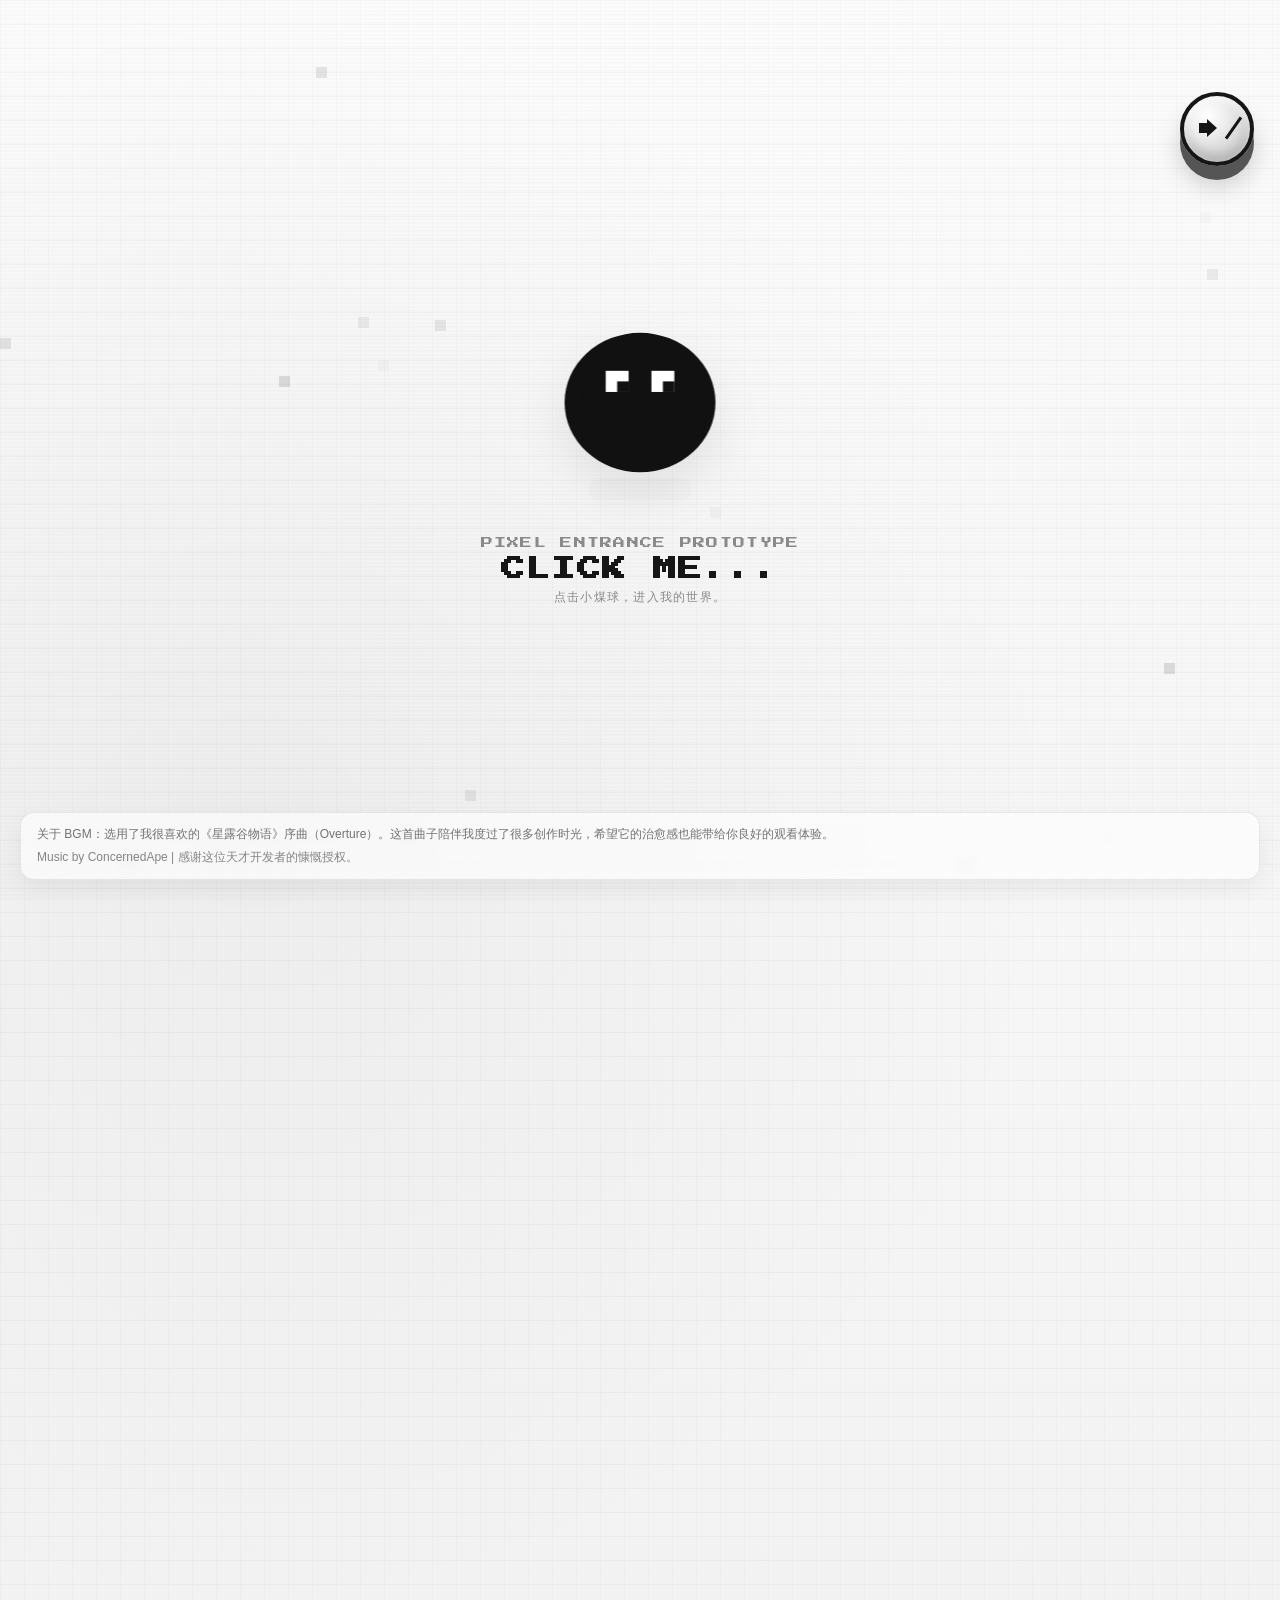
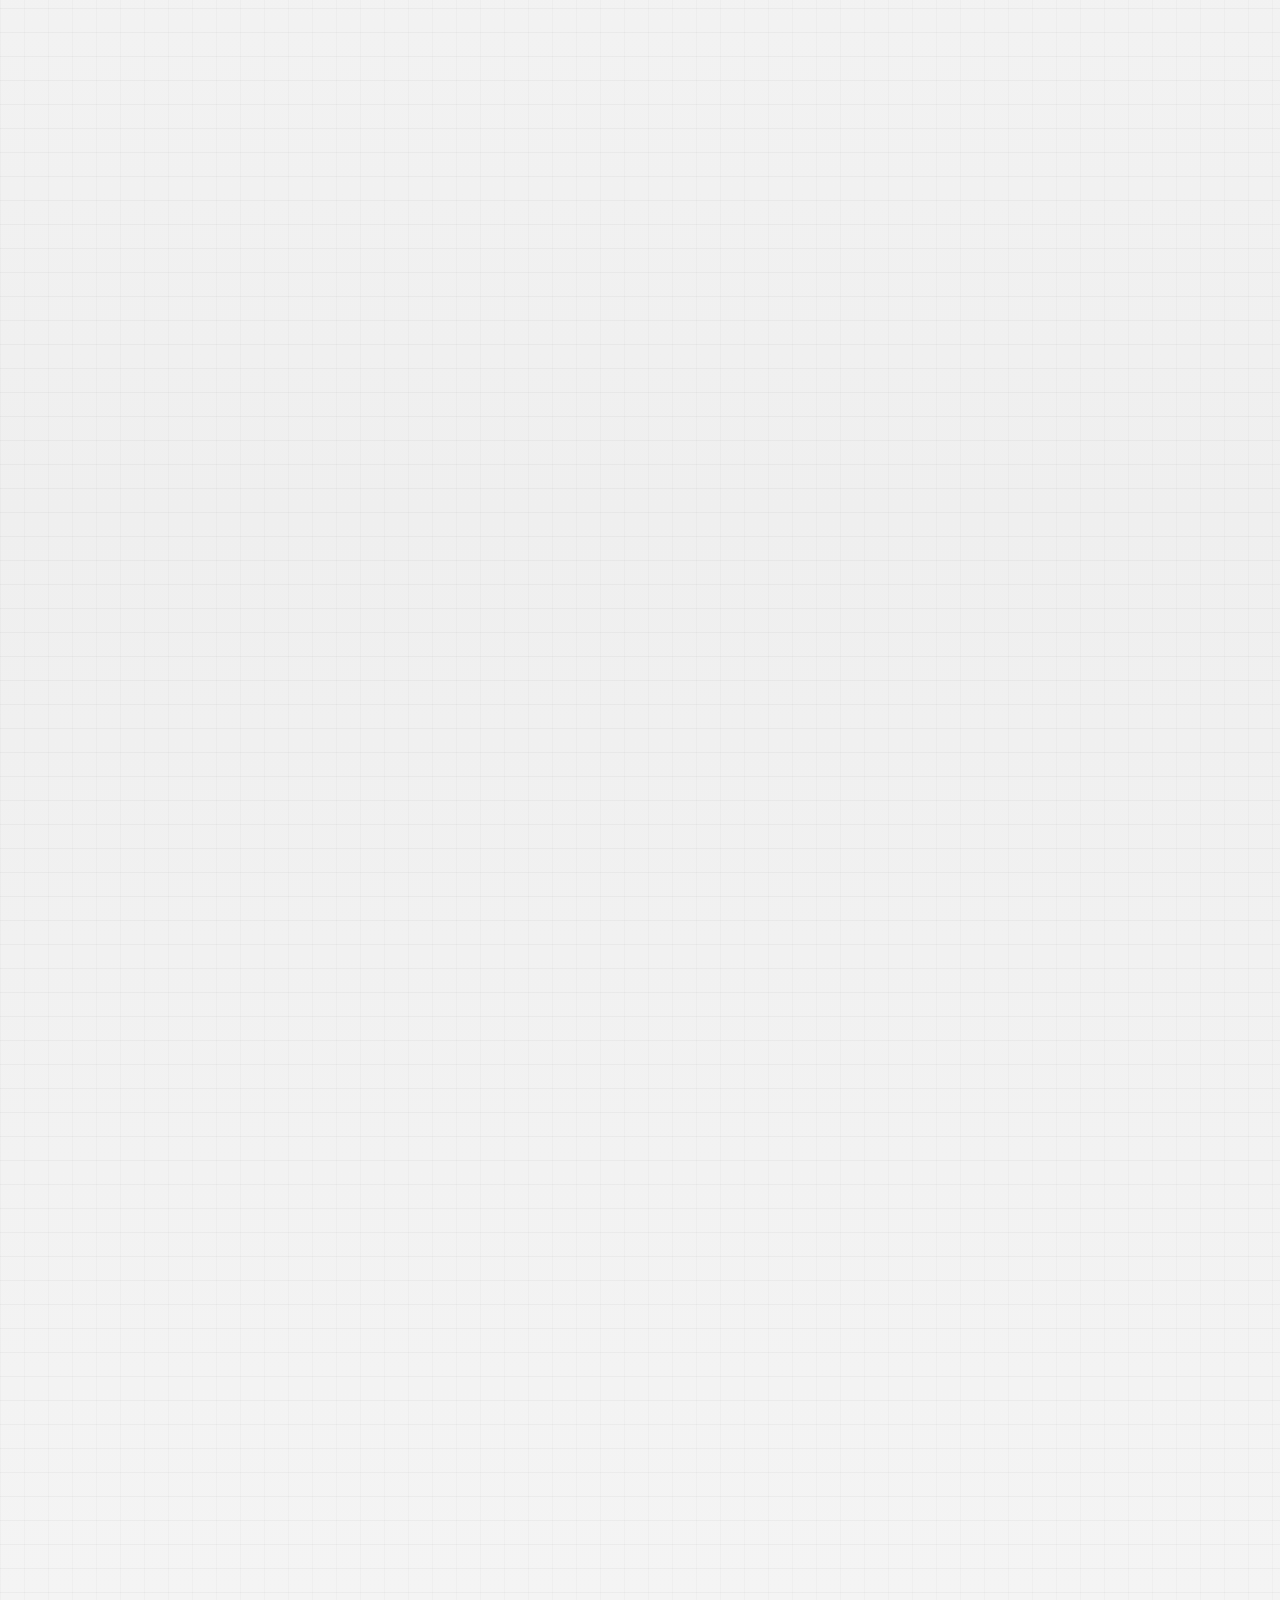
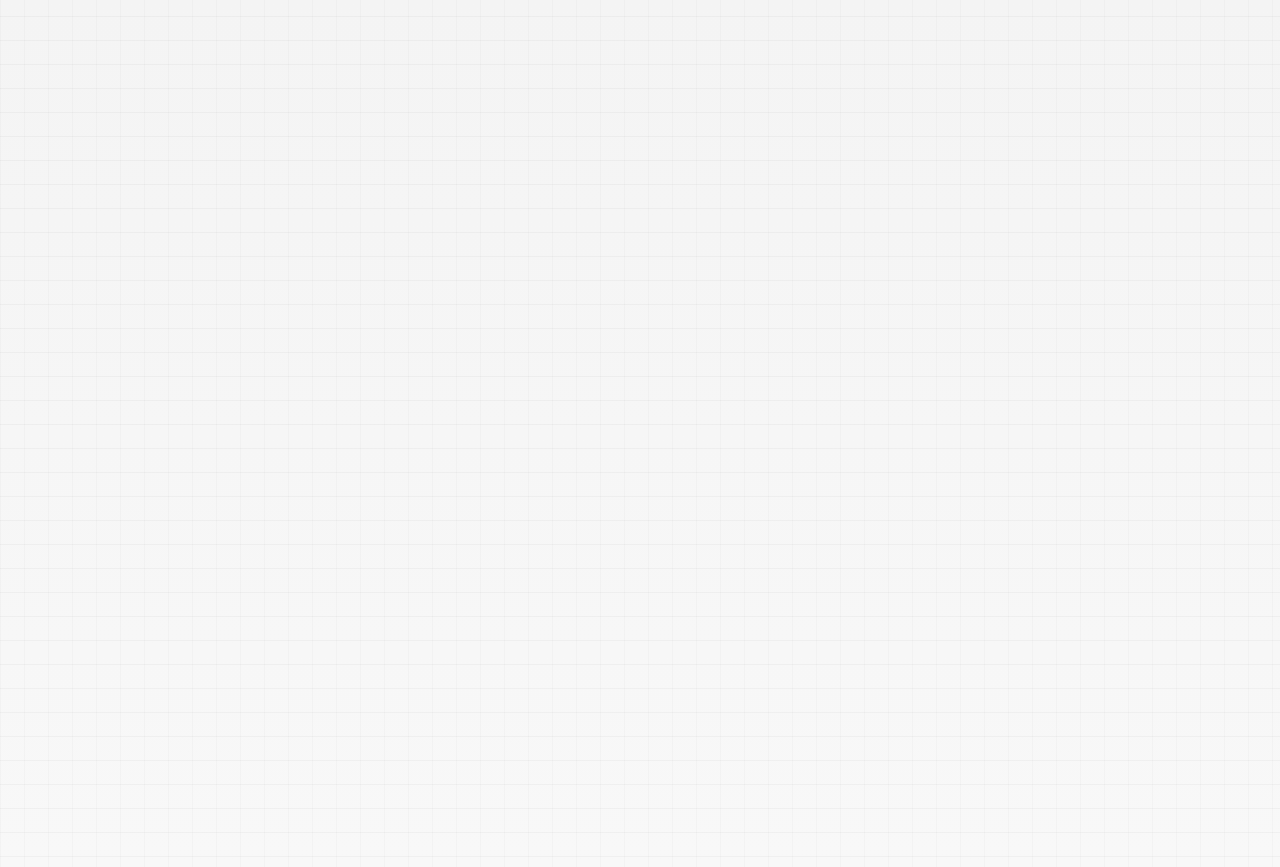
<file: index.html>
﻿<!DOCTYPE html>
<html lang="zh-CN">
<head>
  <meta charset="UTF-8">
  <meta name="viewport" content="width=device-width, initial-scale=1.0">
  <title>Wang Yihan Portfolio Prototype</title>
  <link rel="stylesheet" href="./styles.css">
</head>
<body class="lang-zh">
  <div class="page-shell">
    <canvas class="pixel-rain" id="pixelRain" aria-hidden="true"></canvas>
    <canvas class="particle-canvas" id="particleCanvas" aria-hidden="true"></canvas>
    <div class="grain" aria-hidden="true"></div>

    <div class="lang-toggle" id="langToggle">
      <button type="button" data-lang-btn="zh" class="is-active">CN</button>
      <button type="button" data-lang-btn="en">EN</button>
    </div>

    <button type="button" class="audio-toggle is-visible" id="audioToggle" aria-label="Toggle background music" title="Toggle background music">
      <span class="audio-toggle__icon" aria-hidden="true">
        <span class="audio-toggle__speaker"></span>
        <span class="audio-toggle__wave audio-toggle__wave--one"></span>
        <span class="audio-toggle__wave audio-toggle__wave--two"></span>
      </span>
    </button>

    <audio id="bgmAudio" loop preload="none"></audio>

    <aside class="bgm-credit">
      <p data-lang="zh">关于 BGM：选用了我很喜欢的《星露谷物语》序曲（Overture）。这首曲子陪伴我度过了很多创作时光，希望它的治愈感也能带给你良好的观看体验。</p>
      <p data-lang="en">About the BGM: I chose my favorite Stardew Valley track, Overture. It has accompanied many of my creative hours, and I hope its gentle feeling brings you a warm viewing experience too.</p>
      <p class="bgm-credit__note">Music by ConcernedApe | 感谢这位天才开发者的慷慨授权。</p>
    </aside>

    <section class="landing" id="landing">
      <div class="landing-card">
        <button class="sprite-button" id="spriteButton" type="button" aria-label="Enter portfolio">
          <div class="sprite-wrap">
            <div class="sprite-shadow" id="spriteShadow"></div>
            <svg class="pixel-sprite" id="pixelSprite" viewBox="0 0 16 16" aria-hidden="true">
              <circle cx="8" cy="8" r="6.6" fill="#111111"></circle>
              <rect x="4" y="3" width="1" height="1" fill="#111111"></rect>
              <rect x="11" y="4" width="1" height="1" fill="#111111"></rect>
              <rect x="2" y="7" width="1" height="1" fill="#111111"></rect>
              <rect x="13" y="8" width="1" height="1" fill="#111111"></rect>
              <rect x="5" y="5" width="2" height="2" fill="#ffffff" class="pixel-eye"></rect>
              <rect x="9" y="5" width="2" height="2" fill="#ffffff" class="pixel-eye"></rect>
              <rect x="6" y="6" width="1" height="1" fill="#111111"></rect>
              <rect x="10" y="6" width="1" height="1" fill="#111111"></rect>
            </svg>
          </div>
        </button>

        <div class="landing-text">
          <p class="landing-kicker">Pixel Entrance Prototype</p>
          <h1 class="landing-title">Click me<span>...</span></h1>
          <p class="landing-note">点击小煤球，进入我的世界。</p>
        </div>
      </div>
    </section>

    <main class="site-main" id="siteMain">
      <section class="hero">
        <div class="arcade-cabinet">
          <div class="cabinet-marquee">
            <span>WYH ARCADE PORTFOLIO</span>
          </div>

          <div class="cabinet-bezel">
            <div class="hero-panel">
              <div class="hero-copy">
                <span class="eyebrow" data-lang="zh">UI / 交互设计师</span>
                <span class="eyebrow" data-lang="en">UI / Interaction Designer</span>
                <h1 class="hero-title">
                  Wang<br>Yihan
                  <span class="ghost">Portfolio</span>
                </h1>
                <p class="hero-summary" data-lang="zh">专注于界面与交互体验，擅长用清晰的信息架构与克制的视觉系统，做出可落地的产品设计。</p>
                <p class="hero-summary" data-lang="en">UI and interaction designer focused on clarity, structure, and practical visual solutions.</p>
                <div class="hero-meta" data-lang-flex="zh">
                  <span class="meta-chip">南京 / Nanjing</span>
                  <span class="meta-chip">前 5%</span>
                  <span class="meta-chip">视觉 / 交互设计</span>
                </div>
                <div class="hero-meta" data-lang-flex="en">
                  <span class="meta-chip">Nanjing</span>
                  <span class="meta-chip">Top 5%</span>
                  <span class="meta-chip">Visual / Interaction Design</span>
                </div>
              </div>

              <aside class="hero-aside">
                <div class="info-card">
                  <h3>Contact</h3>
                  <p class="info-value">645510919@qq.com</p>
                  <p class="info-value">18134982073</p>
                </div>
                <div class="info-card">
                  <h3 data-lang="zh">Education</h3>
                  <h3 data-lang="en">Education</h3>
                  <p class="info-value" data-lang="zh">南京艺术学院 · 公共艺术本科</p>
                  <p class="info-value" data-lang="en">Nanjing University of the Arts · B.A. Public Art</p>
                </div>
                <div class="info-card">
                  <h3>Tools</h3>
                  <div class="tool-row" id="toolRow"></div>
                </div>
              </aside>
            </div>
          </div>

          <div class="cabinet-controls" aria-hidden="true">
            <div class="joystick">
              <span class="joystick-ball"></span>
              <span class="joystick-stick"></span>
              <span class="joystick-base"></span>
            </div>
            <div class="cabinet-buttons">
              <span class="cabinet-button"></span>
              <span class="cabinet-button"></span>
              <span class="cabinet-button"></span>
            </div>
          </div>

          <div class="cabinet-base"></div>
        </div>
      </section>

      <section class="section about-section">
        <div class="about-layout">
          <div class="about-rail">
            <aside class="about-sidebar">
              <div class="sticky-frame">
                <span class="section-index">01</span>
                <h2 class="section-title">About<br>& Experience</h2>
              </div>
            </aside>
          </div>

          <div class="about-cards">
            <div class="about-content">
              <div class="scroll-col" id="experienceCards"></div>
            </div>
          </div>
        </div>
      </section>

      <section class="section">
        <div class="project-area">
          <div class="project-header">
            <div class="project-copy">
              <span class="section-index">02</span>
              <h2 class="section-title">Selected<br>Projects</h2>
              <p class="section-copy" data-lang="zh">点击每一台小街机，查看我的作品集。</p>
              <p class="section-copy" data-lang="en">Click each mini arcade cabinet to explore my portfolio.</p>
            </div>
            <div class="meta-chip">Horizontal Gallery</div>
          </div>

          <div class="projects-gallery" id="projectsGallery"></div>
        </div>
      </section>

      <section class="section contact-section">
        <div class="contact-card">
          <span class="section-index">03</span>
          <h2 class="section-title">CONTACT<br>INFORMATION</h2>
          <p class="section-copy" data-lang="zh">请通过以下方式与我取得联系。</p>
          <p class="section-copy" data-lang="en">Please reach me through the contact details below.</p>
          <div class="contact-grid contact-grid--duo">
            <div class="contact-box">
              <span class="label">Email</span>
              <strong>645510919@qq.com</strong>
            </div>
            <div class="contact-box">
              <span class="label">TEL</span>
              <strong>18134982073</strong>
            </div>
          </div>
        </div>
      </section>
    </main>
  </div>

  <script src="./vendor/gsap/gsap.min.js" defer></script>
  <script src="./vendor/gsap/ScrollTrigger.min.js" defer></script>
  <script src="./portfolio-data.js" defer></script>
  <script src="./script.js" defer></script>
</body>
</html>
</file>
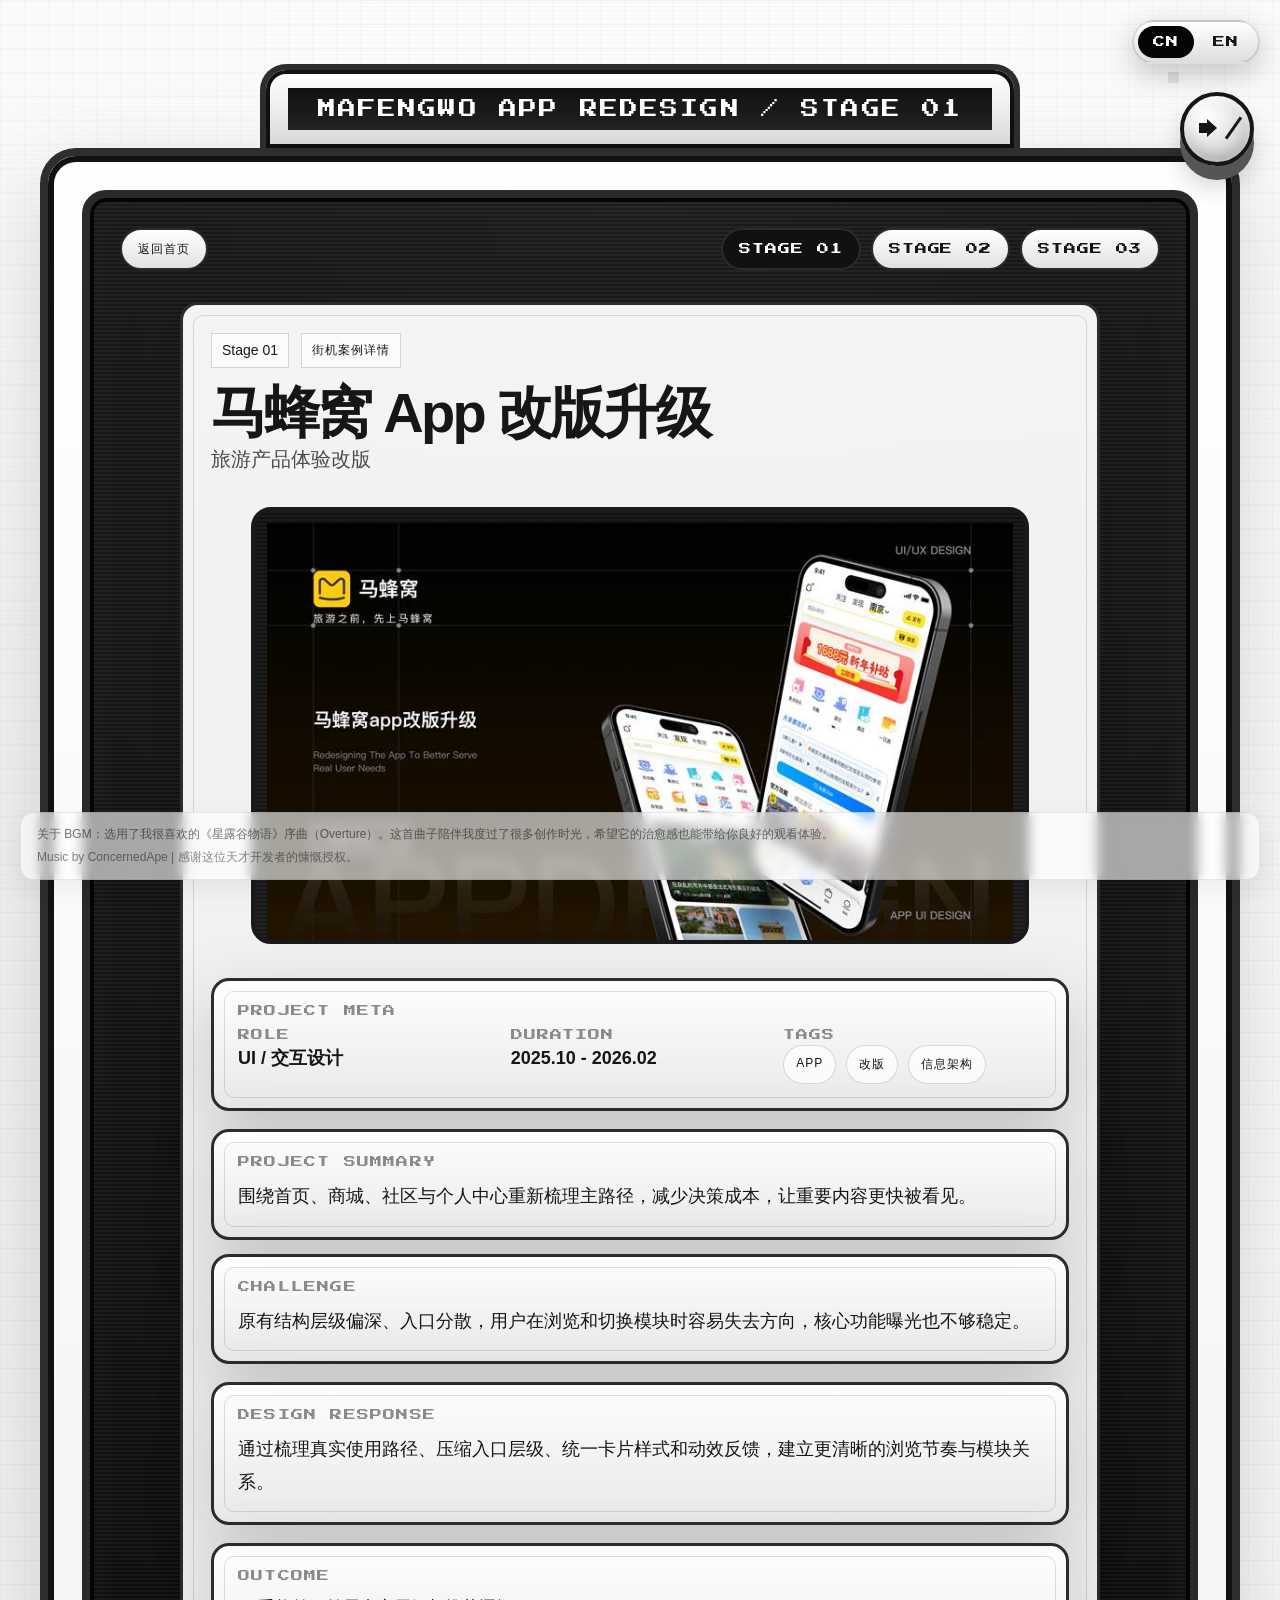
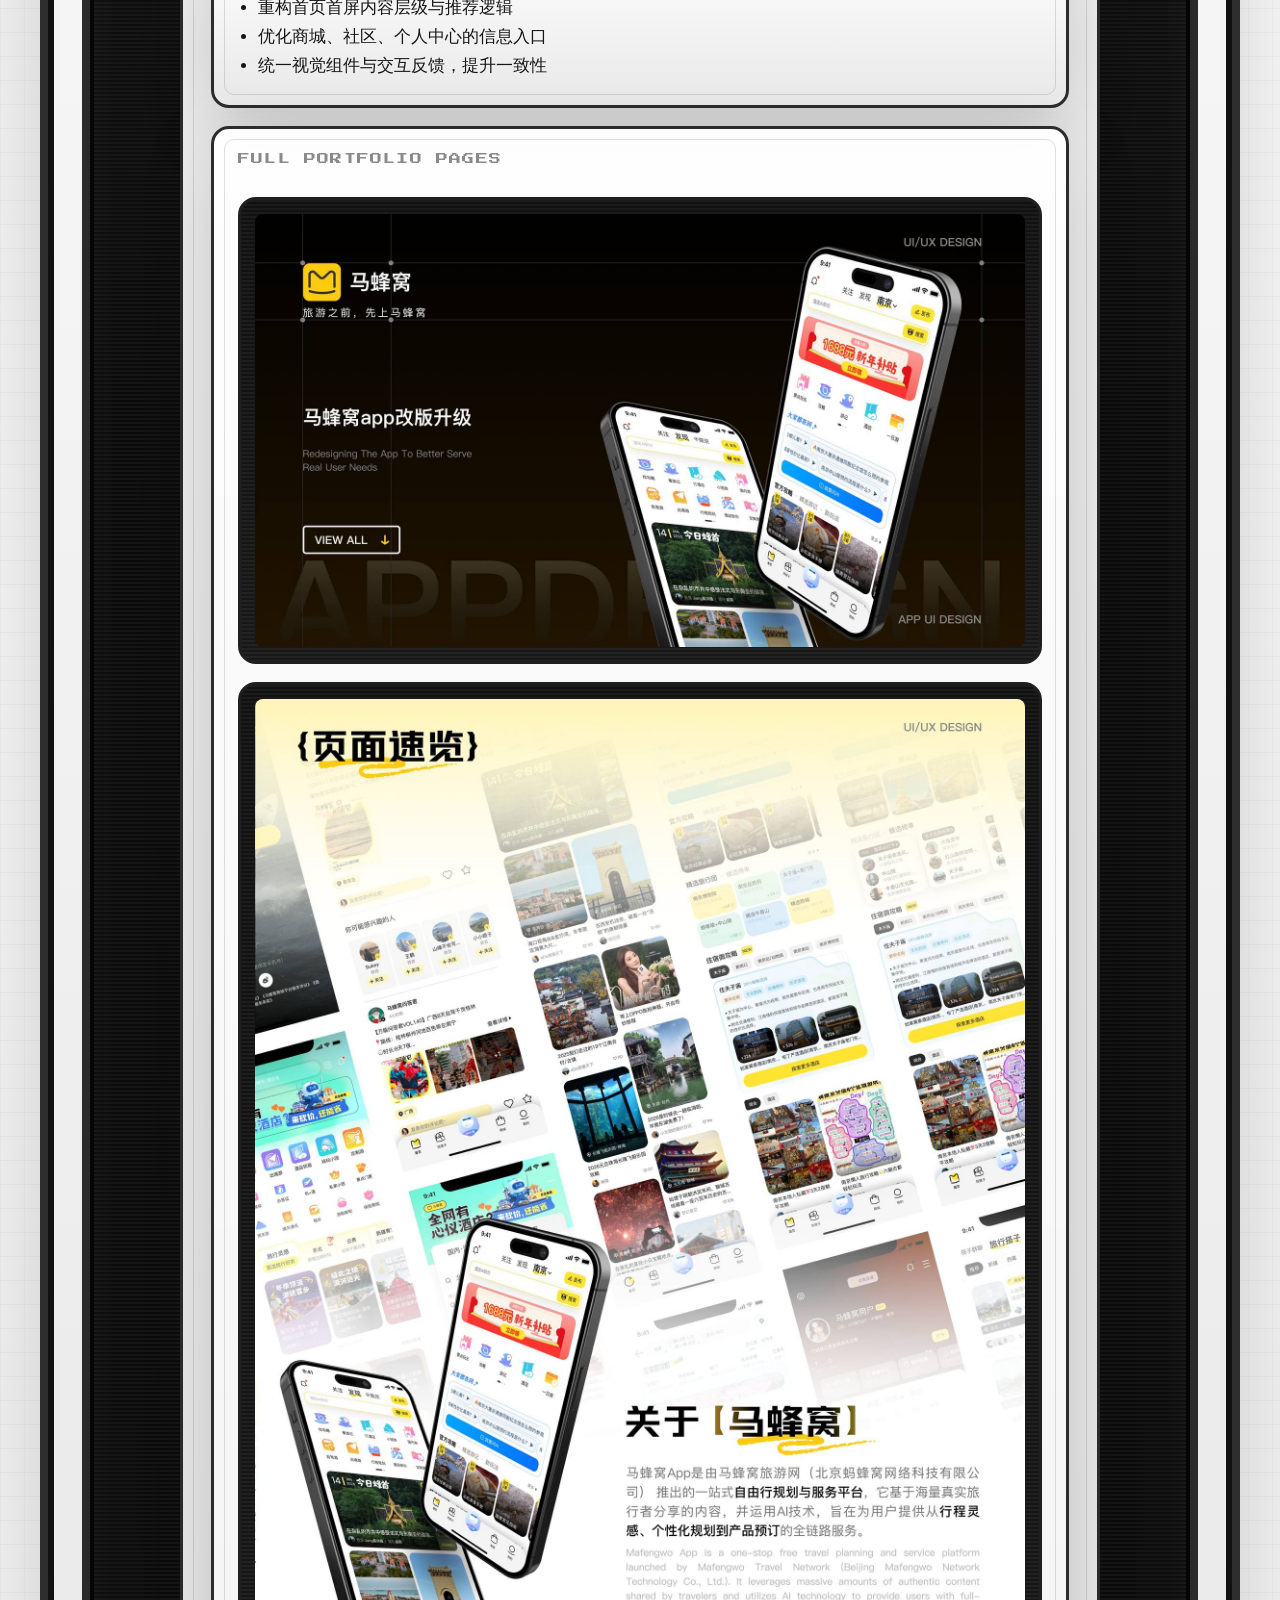
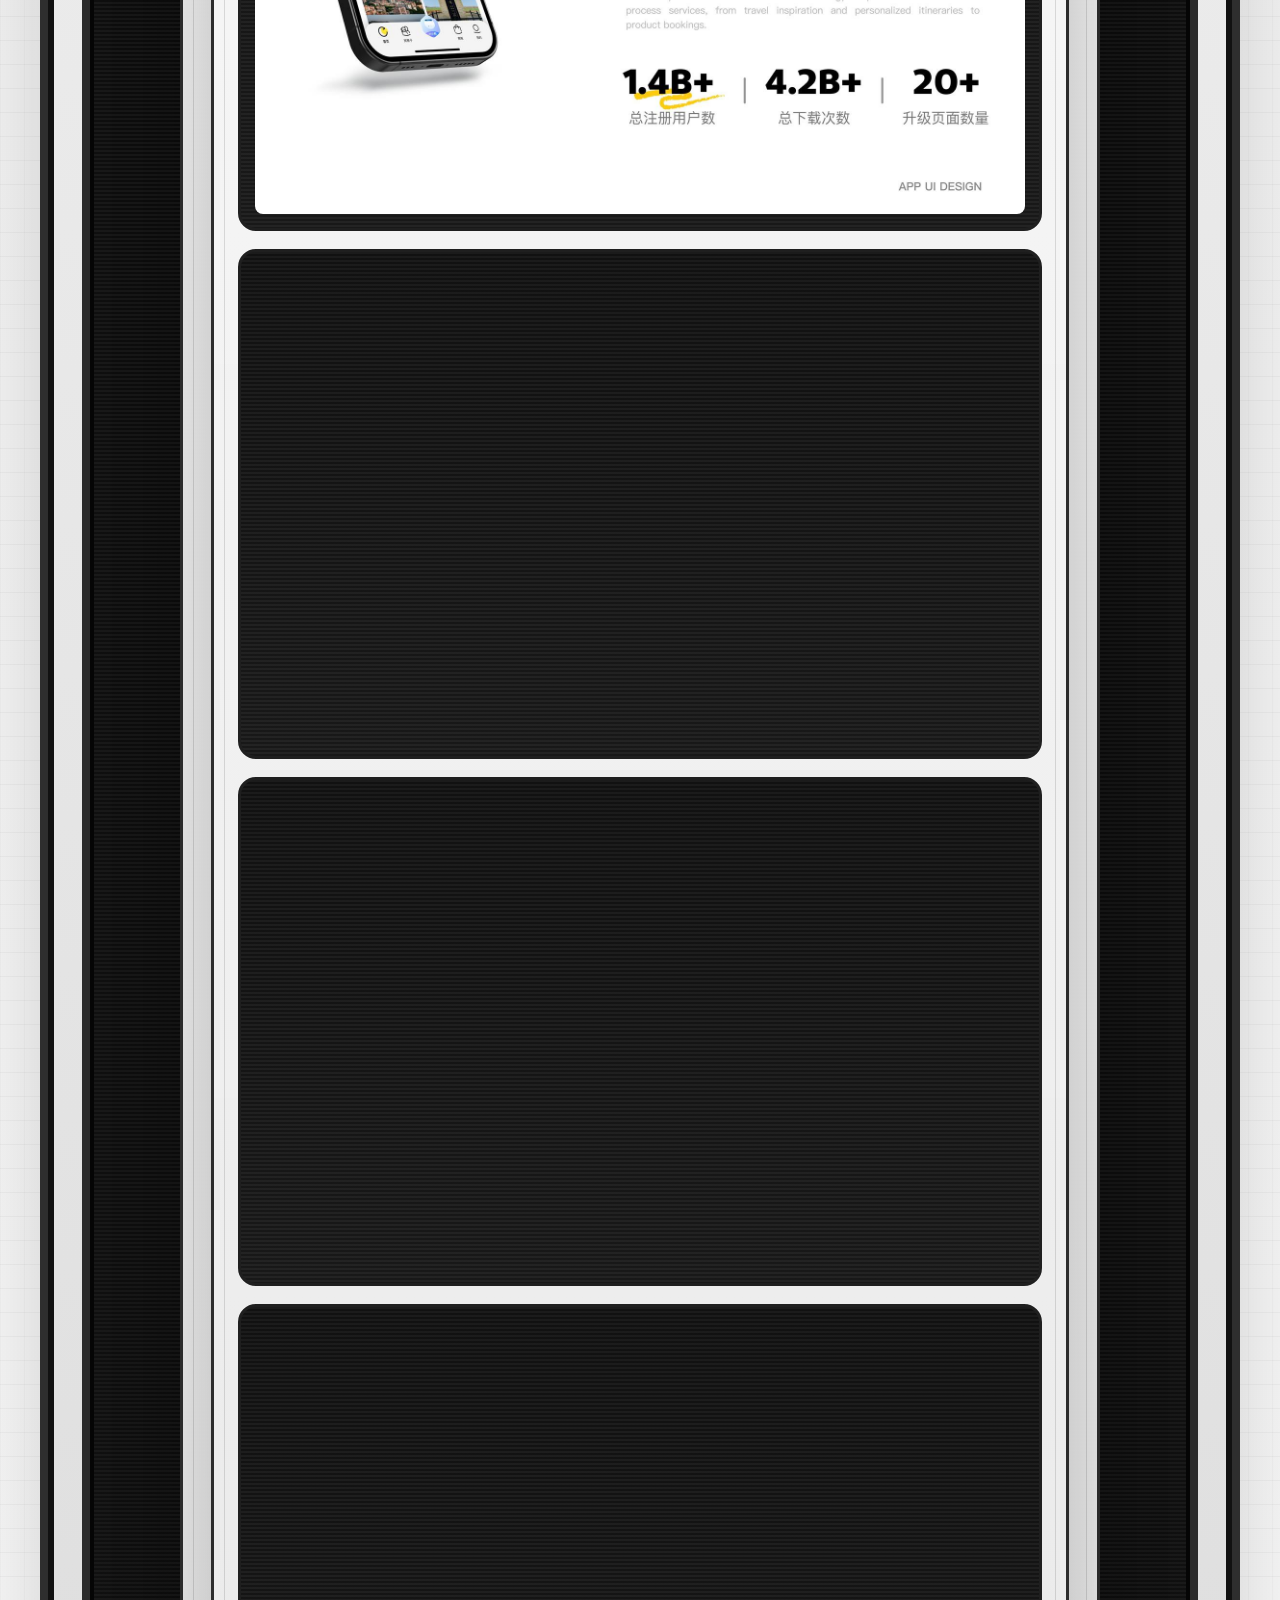
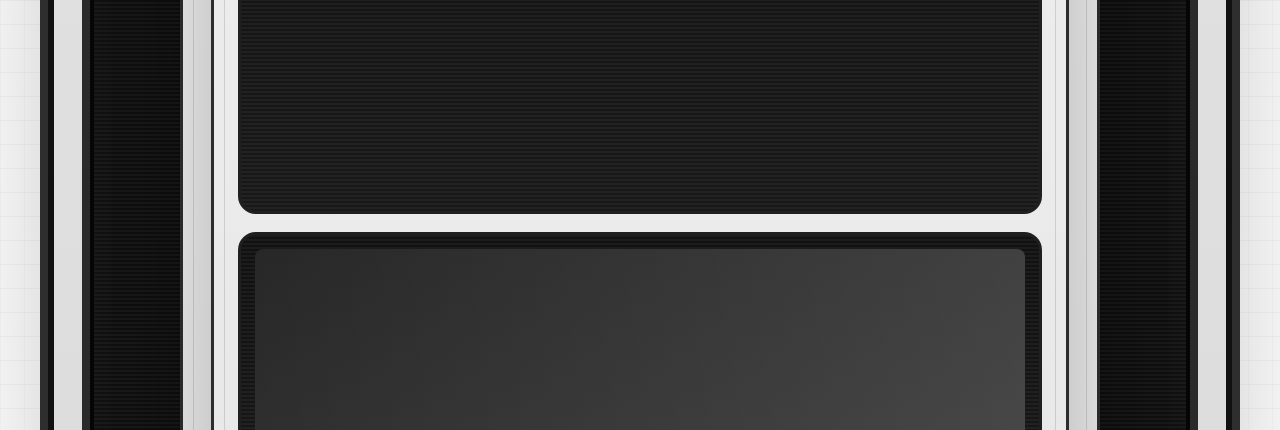
<file: project-detail.html>
﻿<!DOCTYPE html>
<html lang="zh-CN">
<head>
  <meta charset="UTF-8">
  <meta name="viewport" content="width=device-width, initial-scale=1.0">
  <title>Project Detail | Wang Yihan</title>
  <link rel="stylesheet" href="./styles.css">
</head>
<body class="lang-zh detail-page is-ready">
  <div class="page-shell">
    <canvas class="pixel-rain" id="pixelRain" aria-hidden="true"></canvas>
    <div class="grain" aria-hidden="true"></div>

    <div class="lang-toggle is-visible" id="langToggle">
      <button type="button" data-lang-btn="zh" class="is-active">CN</button>
      <button type="button" data-lang-btn="en">EN</button>
    </div>

    <button type="button" class="audio-toggle is-visible" id="audioToggle" aria-label="Toggle background music" title="Toggle background music">
      <span class="audio-toggle__icon" aria-hidden="true">
        <span class="audio-toggle__speaker"></span>
        <span class="audio-toggle__wave audio-toggle__wave--one"></span>
        <span class="audio-toggle__wave audio-toggle__wave--two"></span>
      </span>
    </button>

    <audio id="bgmAudio" loop preload="none"></audio>

    <aside class="bgm-credit">
      <p data-lang="zh">关于 BGM：选用了我很喜欢的《星露谷物语》序曲（Overture）。这首曲子陪伴我度过了很多创作时光，希望它的治愈感也能带给你良好的观看体验。</p>
      <p data-lang="en">About the BGM: I chose my favorite Stardew Valley track, Overture. It has accompanied many of my creative hours, and I hope its gentle feeling brings you a warm viewing experience too.</p>
      <p class="bgm-credit__note">Music by ConcernedApe | 感谢这位天才开发者的慷慨授权。</p>
    </aside>

    <main class="detail-main">
      <div class="detail-cabinet">
        <div class="detail-marquee">
          <span id="detailMarquee">Stage Select Detail</span>
        </div>

        <div class="detail-bezel">
          <section class="detail-screen">
            <div class="detail-toolbar">
              <a class="detail-back" href="./index.html?entered=1">
                <span data-lang="zh">返回首页</span>
                <span data-lang="en">Back To Lobby</span>
              </a>
              <div class="detail-nav" id="detailNav"></div>
            </div>

            <article class="detail-primary detail-primary--single">
              <div class="detail-stage-row">
                <span class="detail-stage-chip detail-stage-chip--plain" id="detailStageChip">Stage 01</span>
                <span class="detail-stage-chip" data-lang="zh">街机案例详情</span>
                <span class="detail-stage-chip" data-lang="en">Arcade Case File</span>
              </div>

              <div class="detail-title-wrap">
                <h1 class="detail-title" data-lang="zh" id="detailTitleZh"></h1>
                <h1 class="detail-title" data-lang="en" id="detailTitleEn"></h1>
                <p class="detail-subtitle" data-lang="zh" id="detailSubtitleZh"></p>
                <p class="detail-subtitle" data-lang="en" id="detailSubtitleEn"></p>
              </div>

              <figure class="detail-cover">
                <img id="detailCover" alt="">
              </figure>

              <section class="detail-sidebar-panel">
                <p class="detail-kicker" data-lang="zh">Project Meta</p>
                <p class="detail-kicker" data-lang="en">Project Meta</p>
                <div class="detail-sidebar-meta detail-sidebar-meta--inline">
                  <div class="detail-meta-item">
                    <span class="detail-meta-label" data-lang="zh">Role</span>
                    <span class="detail-meta-label" data-lang="en">Role</span>
                    <strong class="detail-meta-value" data-lang="zh" id="detailRoleZh"></strong>
                    <strong class="detail-meta-value" data-lang="en" id="detailRoleEn"></strong>
                  </div>
                  <div class="detail-meta-item">
                    <span class="detail-meta-label" data-lang="zh">Duration</span>
                    <span class="detail-meta-label" data-lang="en">Duration</span>
                    <strong class="detail-meta-value" data-lang="zh" id="detailDurationZh"></strong>
                    <strong class="detail-meta-value" data-lang="en" id="detailDurationEn"></strong>
                  </div>
                  <div class="detail-meta-item">
                    <span class="detail-meta-label" data-lang="zh">Tags</span>
                    <span class="detail-meta-label" data-lang="en">Tags</span>
                    <div class="detail-tags" data-lang-flex="zh" id="detailTagsZh"></div>
                    <div class="detail-tags" data-lang-flex="en" id="detailTagsEn"></div>
                  </div>
                </div>
              </section>

              <div class="detail-grid">
                <section class="detail-summary-card">
                  <p class="detail-kicker" data-lang="zh">Project Summary</p>
                  <p class="detail-kicker" data-lang="en">Project Summary</p>
                  <p class="detail-copy" data-lang="zh" id="detailSummaryZh"></p>
                  <p class="detail-copy" data-lang="en" id="detailSummaryEn"></p>
                </section>

                <section class="detail-summary-card">
                  <p class="detail-kicker" data-lang="zh">Challenge</p>
                  <p class="detail-kicker" data-lang="en">Challenge</p>
                  <p class="detail-copy" data-lang="zh" id="detailChallengeZh"></p>
                  <p class="detail-copy" data-lang="en" id="detailChallengeEn"></p>
                </section>
              </div>

              <section class="detail-process-card">
                <p class="detail-kicker" data-lang="zh">Design Response</p>
                <p class="detail-kicker" data-lang="en">Design Response</p>
                <p class="detail-copy" data-lang="zh" id="detailSolutionZh"></p>
                <p class="detail-copy" data-lang="en" id="detailSolutionEn"></p>
              </section>

              <section class="detail-sidebar-panel">
                <p class="detail-kicker" data-lang="zh">Outcome</p>
                <p class="detail-kicker" data-lang="en">Outcome</p>
                <ul class="detail-bullets" data-lang="zh" id="detailOutcomeZh"></ul>
                <ul class="detail-bullets" data-lang="en" id="detailOutcomeEn"></ul>
              </section>

              <section class="detail-pages-card">
                <div class="detail-pages-head">
                  <p class="detail-kicker" data-lang="zh">Full Portfolio Pages</p>
                  <p class="detail-kicker" data-lang="en">Full Portfolio Pages</p>
                </div>
                <div class="detail-pages-flow" id="detailPagesFlow"></div>
                <div class="detail-pages-actions">
                  <button type="button" class="detail-load-more" id="detailLoadMore">
                    <span data-lang="zh">继续加载剩余页面（<span class="detail-load-more-count">0</span>）</span>
                    <span data-lang="en">Load more pages (<span class="detail-load-more-count">0</span>)</span>
                  </button>
                </div>
                <div class="detail-load-sentinel" id="detailLoadSentinel" aria-hidden="true"></div>
              </section>
            </article>
          </section>
        </div>

        <div class="detail-controls" aria-hidden="true">
          <div class="detail-controls-copy">
            <strong>Press Start To Continue</strong>
            <span data-lang="zh">项目详情已接入街机边框系统</span>
            <span data-lang="en">Project detail now lives inside the arcade frame</span>
          </div>

          <div class="cabinet-buttons">
            <span class="cabinet-button">A</span>
            <span class="cabinet-button">B</span>
            <span class="cabinet-button">C</span>
          </div>
        </div>

        <div class="cabinet-base"></div>
      </div>
    </main>
  </div>

  <script src="./vendor/gsap/gsap.min.js" defer></script>
  <script src="./portfolio-data.js" defer></script>
  <script src="./project-detail.js" defer></script>
</body>
</html>
</file>
<file: styles.css>
@import url("https://fonts.googleapis.com/css2?family=Press+Start+2P&display=swap");

:root {
  --black: #050505;
  --ink: #161616;
  --grey-1: #111111;
  --grey-2: #4b4b4b;
  --grey-3: #8a8a8a;
  --grey-4: #cfcfcf;
  --grey-5: #f2f2f2;
  --white: #ffffff;
  --panel: rgba(255, 255, 255, 0.92);
  --border: rgba(0, 0, 0, 0.18);
  --shadow: 0 24px 70px rgba(0, 0, 0, 0.18);
  --cabinet: #f5f5f5;
  --cabinet-mid: #dfdfdf;
  --cabinet-light: #ffffff;
  --screen: #090909;
  --screen-glow: rgba(255, 255, 255, 0.08);
  --pixel-font: "Press Start 2P", "Courier New", "Noto Sans SC", monospace;
  --body-font: "Helvetica Neue", "PingFang SC", "Microsoft YaHei", sans-serif;
}

* { box-sizing: border-box; }
html { scroll-behavior: smooth; }
body {
  margin: 0;
  min-height: 100vh;
  background:
    radial-gradient(circle at 20% 20%, rgba(0,0,0,0.04), transparent 24%),
    linear-gradient(180deg, #fcfcfc 0%, #efefef 52%, #f8f8f8 100%);
  color: var(--ink);
  font-family: var(--body-font);
  overflow: hidden;
}

body::before {
  content: "";
  position: fixed;
  inset: 0;
  pointer-events: none;
  z-index: 0;
  background:
    linear-gradient(rgba(255,255,255,0.02) 50%, rgba(0,0,0,0.03) 50%),
    linear-gradient(90deg, rgba(0,0,0,0.01), rgba(255,255,255,0.01), rgba(0,0,0,0.01));
  background-size: 100% 4px, 100% 100%;
  opacity: 0.3;
}

body.is-ready { overflow: auto; }
button { font: inherit; color: inherit; }
img { display: block; max-width: 100%; }
body,
button,
input,
textarea { -webkit-text-size-adjust: 100%; }

.page-shell {
  position: relative;
  overflow: hidden;
  background-image:
    linear-gradient(rgba(0,0,0,0.03) 1px, transparent 1px),
    linear-gradient(90deg, rgba(0,0,0,0.02) 1px, transparent 1px);
  background-size: 24px 24px;
}

.pixel-rain, .particle-canvas, .grain {
  position: fixed;
  inset: 0;
  pointer-events: none;
}

.pixel-rain, .grain { z-index: 0; }
.particle-canvas { z-index: 6; }

.bgm-credit {
  position: fixed;
  left: clamp(10px, 2vw, 20px);
  right: clamp(10px, 2vw, 20px);
  bottom: clamp(10px, 2vw, 20px);
  z-index: 12;
  padding: 12px 16px;
  border: 1px solid rgba(0,0,0,0.08);
  border-radius: 14px;
  background: rgba(255,255,255,0.62);
  backdrop-filter: blur(6px);
  box-shadow: 0 8px 24px rgba(0,0,0,0.06);
}

.bgm-credit p {
  margin: 0;
  color: rgba(17,17,17,0.58);
  font-size: 12px;
  line-height: 1.6;
}

.bgm-credit__note {
  margin-top: 4px !important;
  color: rgba(17,17,17,0.5) !important;
}

.grain {
  opacity: 0.08;
  background-image:
    radial-gradient(circle at 20% 20%, rgba(0,0,0,0.08) 0 1px, transparent 1px),
    radial-gradient(circle at 70% 30%, rgba(0,0,0,0.06) 0 1px, transparent 1px),
    radial-gradient(circle at 30% 80%, rgba(0,0,0,0.06) 0 1px, transparent 1px);
  background-size: 120px 120px;
  animation: grain-drift 14s linear infinite;
}

.lang-toggle {
  position: fixed;
  top: clamp(10px, 2vw, 20px);
  right: clamp(10px, 2vw, 20px);
  z-index: 20;
  display: inline-flex;
  gap: 4px;
  padding: 4px;
  border: 2px solid rgba(0,0,0,0.12);
  border-radius: 999px;
  background: linear-gradient(180deg, #ffffff, #dddddd);
  box-shadow: 0 10px 30px rgba(0,0,0,0.22);
  opacity: 0;
  transform: translateY(-12px);
  pointer-events: none;
}

.lang-toggle.is-visible {
  opacity: 1;
  transform: translateY(0);
  pointer-events: auto;
  transition: opacity .35s ease, transform .35s ease;
}

.audio-toggle {
  position: fixed;
  top: calc(clamp(10px, 2vw, 20px) + 72px);
  right: clamp(12px, 2.4vw, 26px);
  z-index: 20;
  display: inline-grid;
  place-items: center;
  width: 74px;
  height: 74px;
  padding: 0;
  border: 4px solid #161616;
  border-radius: 50%;
  background: radial-gradient(circle at 35% 30%, #ffffff 0%, #eeeeee 30%, #d8d8d8 58%, #b9b9b9 100%);
  box-shadow:
    0 14px 0 #555555,
    0 20px 26px rgba(0,0,0,0.18),
    inset 0 4px 8px rgba(255,255,255,0.7),
    inset 0 -8px 10px rgba(0,0,0,0.12);
  opacity: 0;
  transform: translateY(-12px);
  pointer-events: none;
  cursor: pointer;
}

.audio-toggle.is-visible {
  opacity: 1;
  transform: translateY(0);
  pointer-events: auto;
  transition: opacity .35s ease, transform .35s ease;
}

.audio-toggle.is-playing {
  background: radial-gradient(circle at 35% 30%, #2d2d2d 0%, #1b1b1b 40%, #111111 100%);
  color: #ffffff;
  box-shadow:
    0 14px 0 #444444,
    0 20px 26px rgba(0,0,0,0.22),
    inset 0 2px 4px rgba(255,255,255,0.08),
    inset 0 -8px 10px rgba(0,0,0,0.26);
}

.audio-toggle:hover {
  transform: translateY(-4px);
}

.audio-toggle:active {
  transform: translateY(8px);
  box-shadow:
    0 6px 0 #555555,
    0 10px 18px rgba(0,0,0,0.16),
    inset 0 4px 8px rgba(255,255,255,0.35),
    inset 0 -4px 8px rgba(0,0,0,0.18);
}

.audio-toggle[data-audio-state="missing"] {
  opacity: 0.88;
}

.audio-toggle__icon {
  position: relative;
  width: 34px;
  height: 26px;
  flex: 0 0 auto;
  transform: translateX(-1px);
}

.audio-toggle__speaker {
  position: absolute;
  left: 0;
  top: 7px;
  width: 9px;
  height: 10px;
  background: currentColor;
}

.audio-toggle__speaker::before {
  content: "";
  position: absolute;
  left: 8px;
  top: -4px;
  width: 0;
  height: 0;
  border-top: 9px solid transparent;
  border-bottom: 9px solid transparent;
  border-left: 10px solid currentColor;
}

.audio-toggle__wave {
  position: absolute;
  border-right: 3px solid currentColor;
  border-top: 3px solid currentColor;
  border-bottom: 3px solid currentColor;
  border-left: 0;
  border-radius: 0 10px 10px 0;
  opacity: 0;
  transition: opacity .2s ease;
}

.audio-toggle__wave--one {
  right: 4px;
  top: 6px;
  width: 7px;
  height: 12px;
}

.audio-toggle__wave--two {
  right: -1px;
  top: 2px;
  width: 10px;
  height: 20px;
}

.audio-toggle.is-playing .audio-toggle__wave {
  opacity: 1;
}

.audio-toggle:not(.is-playing) .audio-toggle__icon::after {
  content: "";
  position: absolute;
  right: -2px;
  top: -1px;
  width: 3px;
  height: 26px;
  background: currentColor;
  transform: rotate(35deg);
  transform-origin: center;
}

.lang-toggle button {
  min-width: 56px;
  border: 0;
  border-radius: 999px;
  background: transparent;
  padding: 10px 12px;
  cursor: pointer;
  font-family: var(--pixel-font);
  font-size: 12px;
  letter-spacing: .08em;
  text-transform: uppercase;
}

.lang-toggle button.is-active {
  background: var(--black);
  color: var(--white);
}

.landing {
  position: fixed;
  inset: 0;
  z-index: 4;
  display: grid;
  place-items: center;
  padding: 24px;
}

.landing.is-hidden { pointer-events: none; }
.landing-card { display: grid; justify-items: center; gap: 18px; padding: 32px 24px 48px; }

.sprite-button {
  border: 0;
  background: transparent;
  padding: 0;
  cursor: pointer;
  transform-origin: center bottom;
  filter: drop-shadow(0 18px 24px rgba(0,0,0,0.08));
}

.sprite-wrap {
  position: relative;
  width: 240px;
  height: 240px;
  display: grid;
  place-items: center;
}

.sprite-shadow {
  position: absolute;
  bottom: 18px;
  width: 112px;
  height: 24px;
  border-radius: 999px;
  background: rgba(0,0,0,0.12);
  filter: blur(2px);
}

.pixel-sprite { width: 176px; height: 176px; image-rendering: pixelated; }
.pixel-eye { transition: transform .15s ease; transform-origin: center; }
.sprite-button:hover .pixel-eye { transform: translateY(2px); }

.landing-text {
  display: grid;
  gap: 8px;
  text-align: center;
  letter-spacing: .08em;
  text-transform: uppercase;
}

.landing-kicker, .landing-note {
  margin: 0;
  color: var(--grey-3);
  font-family: var(--pixel-font);
  font-size: 12px;
}

.landing-title {
  margin: 0;
  font-family: var(--pixel-font);
  font-size: clamp(18px, 2vw, 24px);
}

.landing-title span { display: inline-block; animation: blink 1.2s steps(2, end) infinite; }

.site-main {
  position: relative;
  z-index: 2;
  opacity: 0;
  transform: translateY(40px) scale(1.02);
}

.site-main.is-visible {
  opacity: 1;
  transform: translateY(0) scale(1);
  transition: opacity .8s ease, transform .8s ease;
}

.hero, .section { padding: clamp(36px, 8vh, 96px) clamp(14px, 5vw, 72px); }
.hero { min-height: 100vh; display: grid; align-items: center; }

.arcade-cabinet {
  width: min(1080px, 100%);
  margin: 0 auto;
  display: grid;
  gap: 0;
}

.cabinet-marquee {
  position: relative;
  width: min(74%, 720px);
  margin: 0 auto;
  padding: 20px 24px;
  border: 6px solid #2e2e2e;
  border-bottom-width: 0;
  border-radius: 26px 26px 0 0;
  background: linear-gradient(180deg, #ffffff, #dcdcdc);
  box-shadow: inset 0 0 0 4px #111111;
  text-align: center;
}

.cabinet-marquee span {
  display: block;
  padding: 12px 18px;
  border: 2px solid rgba(255,255,255,0.08);
  background: linear-gradient(180deg, #111111, #232323);
  font-family: var(--pixel-font);
  font-size: clamp(13px, 1.5vw, 20px);
  letter-spacing: .12em;
  text-transform: uppercase;
  color: var(--white);
  white-space: nowrap;
  overflow: hidden;
  text-overflow: ellipsis;
}

.cabinet-bezel {
  position: relative;
  padding: clamp(26px, 3vw, 40px);
  border: 8px solid #2e2e2e;
  border-radius: 36px;
  background: linear-gradient(180deg, #ffffff, #dbdbdb);
  box-shadow:
    inset 0 0 0 6px #111111,
    0 34px 80px rgba(0,0,0,0.16);
}

.cabinet-bezel::before,
.cabinet-bezel::after {
  content: "";
  position: absolute;
  top: 18px;
  width: 14px;
  height: 14px;
  border-radius: 50%;
  background: #6c6c6c;
  box-shadow: inset 0 2px 2px rgba(255,255,255,0.28), inset 0 -2px 2px rgba(0,0,0,0.28);
}

.cabinet-bezel::before { left: 18px; }
.cabinet-bezel::after { right: 18px; }

.hero-panel {
  position: relative;
  display: grid;
  grid-template-columns: minmax(0, 1.1fr) minmax(320px, .9fr);
  gap: clamp(28px, 4vw, 56px);
  align-items: end;
  padding: clamp(28px, 4vw, 46px);
  border: 8px solid #2a2a2a;
  border-radius: 24px;
  background:
    linear-gradient(rgba(255,255,255,0.03) 50%, rgba(0,0,0,0.12) 50%),
    radial-gradient(circle at top, rgba(255,255,255,0.08), transparent 36%),
    linear-gradient(180deg, #0c0c0c, #111111);
  background-size: 100% 4px, 100% 100%, 100% 100%;
  box-shadow:
    inset 0 0 0 4px #050505,
    inset 0 0 60px rgba(255,255,255,0.03);
}

.hero-copy, .sticky-frame, .info-card, .content-card, .contact-card {
  border: 3px solid #2c2c2c;
  background: linear-gradient(180deg, rgba(255,255,255,0.94), rgba(232,232,232,0.96));
  box-shadow: var(--shadow);
  position: relative;
  border-radius: 18px;
}

.hero-copy::after, .sticky-frame::after, .info-card::after, .content-card::after, .contact-card::after, .project-card::after {
  content: "";
  position: absolute;
  inset: 10px;
  border: 1px solid rgba(0,0,0,0.12);
  pointer-events: none;
  border-radius: 10px;
}

.hero-copy { padding: clamp(28px, 4vw, 48px); }
.hero-aside { display: grid; gap: 16px; }
.info-card { padding: 24px; }

.cabinet-controls {
  display: flex;
  justify-content: space-between;
  align-items: center;
  gap: 20px;
  padding: 24px clamp(24px, 4vw, 48px);
  border: 8px solid #2e2e2e;
  border-top-width: 0;
  border-radius: 0 0 32px 32px;
  background: linear-gradient(180deg, #ffffff, #d9d9d9);
  box-shadow: inset 0 0 0 6px #111111;
}

.cabinet-base {
  width: min(82%, 860px);
  height: clamp(18px, 2.2vw, 26px);
  margin: 0 auto;
  border-radius: 0 0 20px 20px;
  background: linear-gradient(180deg, #ededed, #cfcfcf);
}

.joystick,
.stage-joystick {
  position: relative;
  width: 118px;
  height: 92px;
}

.joystick-ball,
.stage-joystick-ball {
  position: absolute;
  left: 16px;
  top: 0;
  width: 34px;
  height: 34px;
  border-radius: 50%;
  background: linear-gradient(180deg, #3d3d3d, #111111);
  box-shadow: 0 6px 12px rgba(0,0,0,0.26);
}

.joystick-stick,
.stage-joystick-stick {
  position: absolute;
  left: 29px;
  top: 20px;
  width: 10px;
  height: 42px;
  border-radius: 999px;
  background: linear-gradient(180deg, #2c2c2c, #0f0f0f);
  transform: rotate(-18deg);
  transform-origin: top center;
}

.joystick-base,
.stage-joystick-base {
  position: absolute;
  left: 0;
  bottom: 0;
  width: 72px;
  height: 28px;
  border-radius: 50%;
  background: linear-gradient(180deg, #2d2d2d, #111111);
  box-shadow: inset 0 0 0 4px #f0f0f0;
}

.cabinet-buttons,
.stage-buttons {
  display: flex;
  align-items: center;
  gap: 14px;
}

.cabinet-button,
.stage-button {
  display: inline-grid;
  place-items: center;
  width: 54px;
  height: 54px;
  border-radius: 50%;
  border: 3px solid rgba(255,255,255,0.16);
  background: linear-gradient(180deg, #f4f4f4, #7e7e7e);
  box-shadow: inset 0 -6px 8px rgba(0,0,0,0.25), 0 8px 18px rgba(0,0,0,0.26);
  font-family: var(--pixel-font);
  font-size: 16px;
  color: var(--black);
}

.section-index, .project-chip, .label, .card-time {
  font-family: var(--pixel-font);
  letter-spacing: .08em;
  text-transform: uppercase;
}

.eyebrow {
  display: inline-flex;
  align-items: center;
  gap: 10px;
  font-family: var(--body-font);
  font-size: 12px;
  letter-spacing: 0;
  text-transform: none;
  color: var(--grey-3);
}

.eyebrow::before {
  content: "";
  width: 10px;
  height: 10px;
  background: var(--white);
  box-shadow: 14px 0 0 rgba(0,0,0,0.2);
}

.hero-title {
  margin: 18px 0 0;
  font-size: clamp(40px, 7vw, 82px);
  line-height: .92;
  letter-spacing: -.05em;
  text-transform: uppercase;
  color: var(--black);
  text-shadow: none;
  overflow-wrap: anywhere;
}

.ghost {
  display: block;
  color: transparent;
  -webkit-text-stroke: 1px rgba(0,0,0,0.22);
}

.hero-summary, .section-copy, .content-card p, .project-body p {
  color: var(--grey-2);
  line-height: 1.75;
}

.hero-summary { margin-top: 22px; max-width: 30ch; font-size: clamp(16px, 2.2vw, 20px); }
.hero-meta, .tool-row, .project-tags { display: flex; flex-wrap: wrap; gap: 10px; }

.meta-chip, .tool-pill, .project-chip {
  border: 1px solid var(--border);
  background: rgba(0,0,0,0.04);
  color: var(--ink);
}

.meta-chip {
  padding: 10px 12px;
  font-family: var(--body-font);
  font-size: 14px;
  letter-spacing: 0;
  text-transform: none;
}
.info-card h3, .info-card p, .content-card h3, .content-card p, .project-body h3, .project-body p { margin: 0; }
.info-card h3 { font-size: 12px; color: var(--grey-3); text-transform: uppercase; }
.info-value { margin-top: 10px; font-size: 18px; line-height: 1.5; }
.tool-pill, .project-chip { padding: 8px 10px; font-size: 12px; border-radius: 999px; }

.section-shell {
  display: grid;
  grid-template-columns: minmax(220px, .55fr) minmax(0, 1fr);
  gap: clamp(24px, 5vw, 64px);
}

.sticky-col { position: sticky; top: 0; min-height: 100vh; display: flex; align-items: center; }
.sticky-col,
.scroll-col {
  min-width: 0;
}
.sticky-frame, .contact-card { padding: clamp(24px, 4vw, 40px); }
.about-layout {
  display: grid;
  grid-template-columns: minmax(260px, 0.52fr) minmax(0, 1fr);
  gap: clamp(10px, 3vw, 48px);
  align-items: start;
}
.about-rail,
.about-cards,
.about-sidebar,
.about-content {
  min-width: 0;
}
.about-rail {
  min-width: min(320px, 100%);
}
.about-sidebar {
  position: sticky;
  top: 0;
  min-height: 100vh;
  display: flex;
  align-items: center;
}
.about-content .scroll-col {
  padding-block: 0;
}
.about-section {
  container-type: inline-size;
}
.section-index { font-size: 12px; color: var(--grey-3); }

.section-title {
  margin: 18px 0 0;
  font-size: clamp(34px, 6vw, 74px);
  line-height: .96;
  letter-spacing: -.04em;
  text-transform: uppercase;
}

.section-copy { margin-top: 18px; max-width: 30ch; font-size: 15px; }
.scroll-col { display: grid; gap: 18px; padding-block: 14vh; }

.content-card {
  position: relative;
  padding: 24px;
  transform: translateY(24px);
  opacity: 0;
}

.content-card::before {
  content: "";
  position: absolute;
  top: 18px;
  right: 18px;
  width: 46px;
  height: 14px;
  border-radius: 999px;
  background: linear-gradient(90deg, #ffffff, #8d8d8d);
  box-shadow: 0 0 16px rgba(255,255,255,0.08);
}

.content-card h3 { max-width: calc(100% - 48px); font-size: 22px; line-height: 1.35; }
.card-time { display: block; margin-bottom: 10px; font-size: 12px; color: var(--grey-3); }
.content-card p {
  margin-top: 16px;
  display: -webkit-box;
  -webkit-line-clamp: 5;
  -webkit-box-orient: vertical;
  overflow: hidden;
}

.project-area { min-height: 100vh; display: grid; align-items: center; gap: 40px; }
.project-area {
  padding: clamp(24px, 4vw, 40px);
  border: 3px solid rgba(0,0,0,0.12);
  border-radius: 28px;
  background: linear-gradient(180deg, #ffffff, #f3f3f3);
  box-shadow: 0 24px 60px rgba(0,0,0,0.08);
}
.project-header { display: flex; justify-content: space-between; flex-wrap: wrap; gap: 24px; align-items: end; }
.project-copy { max-width: 48ch; }

.projects-gallery {
  width: 100%;
  display: flex;
  overflow-x: auto;
  overflow-y: visible;
  gap: clamp(18px, 2.5vw, 30px);
  padding: clamp(18px, 3vw, 28px) clamp(8px, 1.5vw, 16px) 24px;
  scroll-snap-type: x mandatory;
  scroll-behavior: smooth;
  scrollbar-width: thin;
  scrollbar-color: #111111 #d8d8d8;
  cursor: grab;
}

.projects-gallery:active { cursor: grabbing; }
.projects-gallery::-webkit-scrollbar { height: 8px; }
.projects-gallery::-webkit-scrollbar-track { background: #d8d8d8; border-radius: 999px; }
.projects-gallery::-webkit-scrollbar-thumb { background: #111111; border-radius: 999px; }

.gallery-card {
  flex: 0 0 clamp(280px, 34vw, 400px);
  min-height: clamp(440px, 46vw, 550px);
  padding: clamp(18px, 3vw, 30px);
  border: 4px solid #1a1a1a;
  border-radius: 28px;
  background: linear-gradient(180deg, #ffffff, #f1f1ee);
  box-shadow: 0 22px 48px rgba(0,0,0,0.14);
  display: flex;
  flex-direction: column;
  gap: 18px;
  position: relative;
  overflow: hidden;
  scroll-snap-align: center;
  transform-origin: center bottom;
}

.gallery-card--link {
  color: inherit;
  text-decoration: none;
}

.gallery-card--link:focus-visible {
  outline: 3px solid #111111;
  outline-offset: 4px;
}

.gallery-card::after {
  content: "";
  position: absolute;
  inset: 10px;
  border: 2px solid rgba(0,0,0,0.1);
  border-radius: 18px;
  pointer-events: none;
}

.gallery-card--placeholder { opacity: 0.92; }

.gallery-screen {
  width: 100%;
  aspect-ratio: 16 / 9;
  display: grid;
  place-items: center;
  padding: 10px;
  border: 4px solid #1a1a1a;
  border-radius: 16px;
  overflow: hidden;
  background: linear-gradient(rgba(255,255,255,0.04) 50%, rgba(0,0,0,0.08) 50%), linear-gradient(180deg, #121212, #1a1a1a);
  background-size: 100% 4px, 100% 100%;
}

.gallery-image {
  width: 100%;
  height: 100%;
  object-fit: contain;
  object-position: center;
  display: block;
}

.gallery-placeholder {
  width: 100%;
  height: 100%;
  background: linear-gradient(135deg, #f6f6f4, #ecece8);
}

.gallery-meta {
  display: flex;
  justify-content: space-between;
  gap: 12px;
  align-items: center;
}

.gallery-stage,
.gallery-chip {
  font-family: var(--body-font);
  letter-spacing: .08em;
  text-transform: uppercase;
}

.gallery-stage {
  padding: 8px 10px;
  border: 1px solid rgba(0,0,0,0.14);
  background: rgba(255,255,255,0.72);
  font-size: 12px;
}

.gallery-title-wrap {
  display: grid;
  gap: 6px;
}

.gallery-title {
  margin: 0;
  font-family: var(--body-font);
  font-size: clamp(24px, 3vw, 34px);
  line-height: 1.08;
  letter-spacing: -0.03em;
  text-transform: none;
  text-shadow: none;
}

.gallery-subtitle {
  margin: 0;
  color: var(--muted);
  font-size: clamp(14px, 1.8vw, 18px);
  line-height: 1.25;
}

.gallery-desc {
  margin: 0;
  color: #3f3f3f;
  font-size: clamp(14px, 1.8vw, 18px);
  line-height: 1.65;
  display: -webkit-box;
  -webkit-line-clamp: 2;
  -webkit-box-orient: vertical;
  overflow: hidden;
}

.gallery-tags {
  margin-top: auto;
  display: flex;
  flex-wrap: wrap;
  gap: 12px;
}

.gallery-chip {
  padding: clamp(8px, 1vw, 10px) clamp(10px, 1.2vw, 12px);
  border: 1px solid rgba(0,0,0,0.14);
  border-radius: 999px;
  background: rgba(255,255,255,0.72);
  font-size: clamp(11px, 1.2vw, 12px);
}

.detail-page {
  overflow: auto;
}

.detail-page .page-shell {
  min-height: 100vh;
}

.detail-main {
  position: relative;
  z-index: 2;
  padding: clamp(28px, 6vw, 64px) clamp(12px, 4vw, 40px) clamp(56px, 8vw, 96px);
}

.detail-cabinet {
  width: min(1240px, 100%);
  margin: 0 auto;
  display: grid;
  gap: 0;
}

.detail-marquee {
  position: relative;
  width: min(78%, 760px);
  margin: 0 auto;
  padding: 18px 22px;
  border: 6px solid #2e2e2e;
  border-bottom-width: 0;
  border-radius: 26px 26px 0 0;
  background: linear-gradient(180deg, #ffffff, #dcdcdc);
  box-shadow: inset 0 0 0 4px #111111;
  text-align: center;
}

.detail-marquee span {
  display: block;
  padding: 12px 16px;
  background: linear-gradient(180deg, #111111, #232323);
  color: var(--white);
  font-family: var(--pixel-font);
  font-size: clamp(13px, 1.4vw, 18px);
  letter-spacing: .12em;
  text-transform: uppercase;
}

.detail-bezel {
  position: relative;
  padding: clamp(18px, 3vw, 34px);
  border: 8px solid #2e2e2e;
  border-radius: 36px;
  background: linear-gradient(180deg, #ffffff, #dbdbdb);
  box-shadow: inset 0 0 0 6px #111111, 0 30px 80px rgba(0,0,0,0.14);
}

.detail-screen {
  position: relative;
  display: grid;
  gap: clamp(20px, 3vw, 32px);
  padding: clamp(18px, 3vw, 30px);
  border: 8px solid #2a2a2a;
  border-radius: 24px;
  background:
    linear-gradient(rgba(255,255,255,0.03) 50%, rgba(0,0,0,0.12) 50%),
    radial-gradient(circle at top, rgba(255,255,255,0.08), transparent 36%),
    linear-gradient(180deg, #0c0c0c, #111111);
  background-size: 100% 4px, 100% 100%, 100% 100%;
  box-shadow: inset 0 0 0 4px #050505, inset 0 0 60px rgba(255,255,255,0.03);
}

.detail-toolbar {
  display: flex;
  justify-content: space-between;
  align-items: center;
  gap: 16px;
  flex-wrap: wrap;
}

.detail-back,
.detail-nav-link {
  display: inline-flex;
  align-items: center;
  justify-content: center;
  min-height: 42px;
  padding: 10px 16px;
  border: 2px solid #2b2b2b;
  border-radius: 999px;
  background: linear-gradient(180deg, #ffffff, #e2e2e2);
  color: var(--ink);
  text-decoration: none;
  font-family: var(--pixel-font);
  font-size: 12px;
  letter-spacing: .08em;
  text-transform: uppercase;
}

.detail-nav-link[aria-current="page"] {
  background: #111111;
  color: #ffffff;
}

.detail-nav {
  display: inline-flex;
  gap: 10px;
  flex-wrap: wrap;
}

.detail-primary,
.detail-sidebar-panel,
.detail-summary-card,
.detail-process-card,
.detail-pages-card {
  position: relative;
  border: 3px solid #2c2c2c;
  border-radius: 18px;
  background: linear-gradient(180deg, rgba(255,255,255,0.95), rgba(232,232,232,0.97));
  box-shadow: var(--shadow);
}

.detail-primary::after,
.detail-sidebar-panel::after,
.detail-summary-card::after,
.detail-process-card::after,
.detail-pages-card::after {
  content: "";
  position: absolute;
  inset: 10px;
  border: 1px solid rgba(0,0,0,0.12);
  border-radius: 10px;
  pointer-events: none;
}

.detail-primary {
  display: grid;
  gap: 18px;
  padding: clamp(18px, 3vw, 28px);
}

.detail-primary--single {
  width: min(920px, 100%);
  margin: 0 auto;
}

.detail-stage-row {
  display: flex;
  flex-wrap: wrap;
  gap: 12px;
}

.detail-stage-chip {
  padding: 8px 10px;
  border: 1px solid rgba(0,0,0,0.16);
  background: rgba(255,255,255,0.72);
  font-family: var(--pixel-font);
  font-size: 12px;
  letter-spacing: .08em;
  text-transform: uppercase;
}

.detail-stage-chip--plain {
  font-family: var(--body-font);
  font-size: 14px;
  letter-spacing: 0;
  text-transform: none;
}

.detail-title-wrap {
  display: grid;
  gap: 6px;
}

.detail-title {
  margin: 0;
  font-family: var(--body-font);
  font-size: clamp(34px, 5vw, 56px);
  line-height: .96;
  letter-spacing: -0.05em;
  text-transform: none;
  text-shadow: none;
}

.hero-title,
.section-title {
  font-family: var(--pixel-font);
  text-transform: uppercase;
  letter-spacing: 0.06em;
  line-height: 1.25;
  text-shadow: 3px 3px 0 rgba(0, 0, 0, 0.12);
}

.hero-title {
  font-size: clamp(26px, 4.2vw, 48px);
}

.hero-title .ghost {
  display: inline-block;
  margin-top: 10px;
}

.section-title {
  font-size: clamp(22px, 3vw, 36px);
}

.detail-subtitle {
  margin: 0;
  color: var(--grey-2);
  font-size: clamp(16px, 2vw, 20px);
}

.detail-cover {
  aspect-ratio: 16 / 9;
  display: grid;
  place-items: center;
  padding: 12px;
  border: 4px solid #1a1a1a;
  border-radius: 20px;
  overflow: hidden;
  background: linear-gradient(rgba(255,255,255,0.04) 50%, rgba(0,0,0,0.08) 50%), linear-gradient(180deg, #121212, #1a1a1a);
  background-size: 100% 4px, 100% 100%;
}

.detail-cover img {
  width: 100%;
  height: 100%;
  object-fit: contain;
  object-position: center;
}

.detail-grid {
  display: grid;
  grid-template-columns: 1fr;
  gap: 14px;
}

.detail-summary-card,
.detail-process-card,
.detail-sidebar-panel,
.detail-pages-card {
  padding: clamp(18px, 3vw, 24px);
}

.detail-pages-card {
  display: grid;
  gap: 20px;
}

.detail-pages-head {
  display: grid;
  gap: 10px;
}

.detail-pages-flow {
  display: grid;
  gap: 18px;
}

.detail-pages-actions {
  display: flex;
  justify-content: center;
}

.detail-load-more {
  min-height: 48px;
  padding: 12px 18px;
  border: 2px solid #2b2b2b;
  border-radius: 999px;
  background: linear-gradient(180deg, #ffffff, #e2e2e2);
  color: var(--ink);
  cursor: pointer;
  font-family: var(--pixel-font);
  font-size: 11px;
  letter-spacing: .06em;
  text-transform: uppercase;
}

.detail-load-more[hidden] {
  display: none;
}

.detail-load-sentinel {
  width: 100%;
  height: 1px;
}

.detail-page-shot {
  position: relative;
  margin: 0;
  padding: 14px;
  border: 3px solid #1f1f1f;
  border-radius: 18px;
  background:
    linear-gradient(rgba(255,255,255,0.04) 50%, rgba(0,0,0,0.08) 50%),
    linear-gradient(180deg, #121212, #1a1a1a);
  background-size: 100% 4px, 100% 100%;
  overflow: hidden;
}

.detail-page-shot.is-loading {
  min-height: 240px;
}

.detail-page-shot.is-error {
  display: grid;
  place-items: center;
  min-height: 220px;
}

.detail-page-shot img {
  width: 100%;
  height: auto;
  display: block;
  border-radius: 8px;
}

.detail-page-skeleton {
  display: grid;
  place-items: center;
  width: 100%;
  min-height: 220px;
  border-radius: 8px;
  background:
    linear-gradient(90deg, rgba(255,255,255,0.06), rgba(255,255,255,0.18), rgba(255,255,255,0.06)),
    linear-gradient(180deg, #1a1a1a, #232323);
  background-size: 220% 100%, 100% 100%;
  animation: detail-shimmer 1.4s linear infinite;
  color: rgba(255,255,255,0.82);
  text-align: center;
  padding: 20px;
  gap: 8px;
}

.detail-page-shot.is-error .detail-page-skeleton {
  background: linear-gradient(180deg, #1a1a1a, #232323);
  animation: none;
}

.detail-page-skeleton strong {
  font-family: var(--pixel-font);
  font-size: 12px;
  letter-spacing: 0.06em;
  text-transform: uppercase;
}

.detail-page-skeleton span {
  display: none;
  font-size: 14px;
  line-height: 1.6;
}

.detail-kicker {
  margin: 0 0 12px;
  color: var(--grey-3);
  font-family: var(--pixel-font);
  font-size: 12px;
  letter-spacing: .1em;
  text-transform: uppercase;
}

.detail-copy {
  margin: 0;
  font-size: clamp(15px, 1.8vw, 18px);
  line-height: 1.8;
}

.detail-bullets {
  margin: 0;
  padding-left: 20px;
  display: grid;
  gap: 10px;
}

.detail-bullets li {
  font-size: clamp(15px, 1.8vw, 17px);
  line-height: 1.7;
}

.detail-sidebar-meta {
  display: grid;
  gap: 14px;
}

.detail-sidebar-meta--inline {
  grid-template-columns: repeat(3, minmax(0, 1fr));
  align-items: start;
}

.detail-meta-item {
  display: grid;
  gap: 4px;
}

.detail-meta-label {
  color: var(--grey-3);
  font-family: var(--pixel-font);
  font-size: 12px;
  letter-spacing: .08em;
  text-transform: uppercase;
}

.detail-meta-value {
  font-size: 18px;
  line-height: 1.5;
}

.detail-tags {
  display: flex;
  flex-wrap: wrap;
  gap: 10px;
}

.detail-controls {
  display: flex;
  justify-content: space-between;
  align-items: center;
  gap: 20px;
  padding: 22px clamp(20px, 4vw, 40px);
  border: 8px solid #2e2e2e;
  border-top-width: 0;
  border-radius: 0 0 32px 32px;
  background: linear-gradient(180deg, #ffffff, #d9d9d9);
  box-shadow: inset 0 0 0 6px #111111;
}

.detail-controls-copy {
  display: grid;
  gap: 4px;
}

.detail-controls-copy strong {
  font-family: var(--pixel-font);
  font-size: 12px;
  letter-spacing: .1em;
  text-transform: uppercase;
}

.detail-controls-copy span {
  color: var(--grey-2);
  font-size: 14px;
}

.stage-console {
  display: grid;
  gap: 0;
  width: min(1500px, 100%);
  margin: 0 auto;
}

.project-stack {
  position: relative;
  display: grid;
  grid-auto-flow: column;
  grid-auto-columns: minmax(220px, 220px);
  grid-template-rows: 1fr;
  gap: 16px;
  align-items: start;
  height: min(42vw, 420px);
  min-height: 360px;
  border: 8px solid #2e2e2e;
  border-radius: 30px 30px 0 0;
  background:
    linear-gradient(rgba(255,255,255,0.12) 50%, rgba(0,0,0,0.03) 50%),
    radial-gradient(circle at top, rgba(255,255,255,0.18), transparent 34%),
    linear-gradient(180deg, #fafafa, #dedede);
  background-size: 100% 4px, 100% 100%, 100% 100%;
  overflow-x: auto;
  overflow-y: hidden;
  box-shadow:
    inset 0 0 0 6px #5b5b5b,
    inset 0 0 0 12px #0a0a0a,
    0 28px 70px rgba(0,0,0,0.28);
  padding: 72px 22px 18px;
  scrollbar-width: thin;
  scrollbar-color: #4a4a4a #d8d8d8;
}

.project-stack::-webkit-scrollbar {
  height: 14px;
}

.project-stack::-webkit-scrollbar-track {
  background: #d8d8d8;
  border-radius: 999px;
}

.project-stack::-webkit-scrollbar-thumb {
  background: linear-gradient(180deg, #575757, #242424);
  border-radius: 999px;
  border: 2px solid #d8d8d8;
}

.project-stack::before {
  content: "SELECT STAGE";
  position: absolute;
  top: 18px;
  left: 50%;
  transform: translateX(-50%);
  padding: 8px 18px;
  border: 2px solid rgba(255,255,255,0.16);
  background: linear-gradient(180deg, #3d3d3d, #1a1a1a);
  color: var(--white);
  font-family: var(--pixel-font);
  font-size: 13px;
  letter-spacing: 0.12em;
  z-index: 3;
  box-shadow: 0 8px 20px rgba(0,0,0,0.2);
}

.stage-controls {
  display: flex;
  justify-content: space-between;
  align-items: center;
  gap: 20px;
  padding: 24px clamp(24px, 4vw, 40px);
  border: 8px solid #2e2e2e;
  border-top-width: 0;
  border-radius: 0 0 28px 28px;
  background: linear-gradient(180deg, #ffffff, #d7d7d7);
  box-shadow: inset 0 0 0 6px #111111;
}

.project-card {
  position: relative;
  width: 220px;
  min-width: 0;
  max-width: none;
  height: 260px;
  aspect-ratio: .74;
  padding: 12px;
  border: 4px solid #2d2d2d;
  background: linear-gradient(180deg, rgba(255,255,255,0.98), rgba(229,229,229,0.96));
  box-shadow: 0 16px 30px rgba(0,0,0,0.16);
  transform-origin: center center;
  cursor: pointer;
  border-radius: 14px;
}

.project-card.is-placeholder {
  background:
    linear-gradient(135deg, rgba(0,0,0,0.06) 25%, transparent 25%) -8px 0 / 16px 16px,
    linear-gradient(225deg, rgba(0,0,0,0.06) 25%, transparent 25%) -8px 0 / 16px 16px,
    linear-gradient(315deg, rgba(0,0,0,0.06) 25%, transparent 25%) 0 0 / 16px 16px,
    linear-gradient(45deg, rgba(0,0,0,0.06) 25%, transparent 25%) 0 0 / 16px 16px,
    rgba(238,238,238,0.98);
}

.project-status {
  position: absolute;
  top: 24px;
  right: 24px;
  padding: 6px 8px;
  border: 1px solid rgba(0,0,0,0.14);
  background: rgba(0,0,0,0.04);
  font-family: var(--pixel-font);
  font-size: 11px;
  color: var(--black);
}

.project-thumb {
  height: 54%;
  overflow: hidden;
  border: 6px solid #202020;
  border-radius: 10px;
  background:
    linear-gradient(rgba(255,255,255,0.03) 50%, rgba(0,0,0,0.08) 50%),
    linear-gradient(180deg, #111111, #090909);
  background-size: 100% 4px, 100% 100%;
}

.project-thumb img {
  width: 100%;
  height: 100%;
  object-fit: cover;
  image-rendering: pixelated;
  filter: none;
  opacity: 1;
}

.project-body { display: grid; gap: 10px; margin-top: 14px; }
.project-body {
  display: grid;
  grid-template-rows: auto auto minmax(42px, 1fr) auto;
  gap: 8px;
  margin-top: 10px;
  min-height: 0;
}
.project-body h3 {
  font-size: 17px;
  line-height: 1.2;
  color: var(--black);
  min-height: 40px;
  display: -webkit-box;
  -webkit-line-clamp: 2;
  -webkit-box-orient: vertical;
  overflow: hidden;
}
.project-body p {
  font-size: 12px;
  min-height: 44px;
  display: -webkit-box;
  -webkit-line-clamp: 3;
  -webkit-box-orient: vertical;
  overflow: hidden;
}
.project-stage-line {
  display: flex;
  justify-content: space-between;
  gap: 10px;
  align-items: center;
  font-family: var(--pixel-font);
  font-size: 11px;
  letter-spacing: .08em;
  text-transform: uppercase;
  color: var(--grey-2);
}
.project-stage-label,
.project-stage-mode {
  padding: 5px 7px;
  border: 1px solid rgba(0,0,0,0.12);
  background: rgba(0,0,0,0.04);
}
.project-status {
  top: 14px;
  right: 14px;
  padding: 5px 6px;
  font-size: 10px;
}
.project-chip {
  padding: 6px 8px;
  font-size: 10px;
}
.project-tags {
  align-self: end;
}

.contact-section { padding-top: 2vh; padding-bottom: 12vh; }
.contact-grid { display: grid; grid-template-columns: repeat(3, minmax(0, 1fr)); gap: 14px; }
.contact-box { padding: 16px; border: 1px solid var(--border); background: rgba(255,255,255,0.04); }
.contact-box { padding: 16px; border: 1px solid var(--border); background: rgba(0,0,0,0.04); }
.label { color: var(--grey-3); font-size: 11px; }
.contact-box strong { display: block; margin-top: 10px; font-size: 18px; line-height: 1.5; }

.contact-grid--duo {
  grid-template-columns: repeat(2, minmax(0, 1fr));
}

[data-lang], [data-lang-flex] { display: none !important; }
body.lang-zh [data-lang="zh"] { display: block !important; }
body.lang-en [data-lang="en"] { display: block !important; }
body.lang-zh [data-lang-flex="zh"], body.lang-en [data-lang-flex="en"] { display: flex !important; }

@keyframes blink {
  0%,45% { opacity: 1; }
  46%,100% { opacity: .25; }
}

@keyframes grain-drift {
  from { transform: translate3d(0,0,0); }
  to { transform: translate3d(0,-20px,0); }
}

@keyframes detail-shimmer {
  from { background-position: 200% 0, 0 0; }
  to { background-position: -20% 0, 0 0; }
}

@container (max-width: 1260px) {
  .about-layout {
    grid-template-columns: 1fr;
    gap: 18px;
  }
  .about-rail,
  .about-cards {
    width: 100%;
  }
  .about-sidebar {
    position: relative;
    min-height: auto;
  }
  .sticky-frame {
    width: 100%;
  }
}

@media (max-width: 960px) {
  .hero { min-height: auto; }
  .hero-panel, .section-shell, .contact-grid { grid-template-columns: 1fr; }
  .scroll-col { padding-block: 0; }
  .cabinet-controls { flex-direction: column; align-items: center; }
  .arcade-cabinet { width: min(900px, 100%); }
  .cabinet-marquee { width: min(86%, 720px); }
  .cabinet-controls { padding-inline: clamp(18px, 3vw, 28px); }
  .detail-grid,
  .detail-sidebar-meta--inline {
    grid-template-columns: 1fr;
  }
  .detail-controls {
    flex-direction: column;
    align-items: flex-start;
  }
  .project-area {
    min-height: auto;
    gap: 24px;
    padding: 20px;
  }
  .project-header {
    gap: 16px;
  }
  .gallery-card { flex-basis: clamp(300px, 48vw, 360px); min-height: 500px; }
}

@media (max-width: 760px) {
  .landing-card { padding-inline: 12px; }
  .hero-copy, .sticky-frame, .info-card, .content-card, .contact-card { border-radius: 14px; }
  .hero-panel { padding: clamp(18px, 4vw, 26px); }
  .cabinet-bezel { padding: 18px; border-radius: 24px; }
  .cabinet-controls { gap: 14px; padding: 18px; justify-content: center; text-align: center; }
  .detail-bezel { padding: 16px; border-radius: 24px; }
  .detail-screen { padding: 16px; border-radius: 20px; }
  .detail-controls { gap: 14px; padding: 18px; }
  .detail-marquee { width: min(90%, 760px); }
  .joystick,
  .stage-joystick { width: 100px; height: 82px; }
  .joystick-ball,
  .stage-joystick-ball { width: 30px; height: 30px; left: 14px; }
  .joystick-stick,
  .stage-joystick-stick { left: 25px; width: 8px; height: 36px; }
  .joystick-base,
  .stage-joystick-base { width: 64px; height: 24px; }
  .cabinet-button,
  .stage-button { width: 46px; height: 46px; font-size: 14px; }
  .projects-gallery { scroll-padding-inline: 8px; }
  .project-area {
    padding: 16px;
    gap: 18px;
  }
  .gallery-card { flex-basis: min(320px, 82vw); min-height: 470px; }
}

@media (max-width: 640px) {
  .sprite-wrap { width: 200px; height: 200px; }
  .pixel-sprite { width: 150px; height: 150px; }
  .landing-title { font-size: clamp(14px, 4.5vw, 18px); }
  .landing-kicker, .landing-note { font-size: 10px; }
  .cabinet-marquee span,
  .detail-marquee span { font-size: clamp(10px, 2.6vw, 12px); }
  .hero-title {
    font-size: clamp(22px, 7.2vw, 32px);
    line-height: 1.22;
    letter-spacing: 0.03em;
  }
  .section-title {
    font-size: clamp(16px, 5.8vw, 24px);
    line-height: 1.24;
    letter-spacing: 0.03em;
  }
  .detail-title {
    font-size: clamp(20px, 6.8vw, 28px);
    line-height: 1.2;
  }
  .detail-screen {
    gap: 14px;
    padding: 12px;
  }
  .detail-toolbar {
    gap: 10px;
    align-items: flex-start;
  }
  .detail-back {
    min-height: 34px;
    padding: 8px 10px;
    font-size: 10px;
    letter-spacing: 0.04em;
  }
  .detail-nav {
    display: grid;
    grid-template-columns: repeat(3, minmax(0, 1fr));
    gap: 8px;
    width: 100%;
  }
  .detail-nav-link {
    min-height: 34px;
    padding: 8px 6px;
    font-size: 10px;
    letter-spacing: 0.04em;
  }
  .detail-primary,
  .detail-summary-card,
  .detail-process-card,
  .detail-sidebar-panel,
  .detail-pages-card {
    padding: 14px;
  }
  .detail-cover {
    padding: 6px;
    border-width: 3px;
    border-radius: 14px;
  }
  .detail-pages-flow {
    gap: 10px;
  }
  .detail-page-shot {
    padding: 6px;
    border-width: 2px;
    border-radius: 12px;
  }
  .detail-page-shot img {
    border-radius: 6px;
  }
  .project-area {
    padding: 14px;
    gap: 16px;
  }
  .project-header {
    gap: 12px;
  }
  .projects-gallery { padding: 12px 2px 18px; gap: 14px; }
  .gallery-card { flex: 0 0 min(300px, 84vw); min-height: 450px; padding: 16px; }
  .gallery-title { font-size: clamp(18px, 6vw, 22px); line-height: 1.2; }
  .gallery-subtitle, .gallery-desc { font-size: 15px; }
  .detail-copy, .detail-bullets li, .detail-meta-value { font-size: 15px; }
  .info-value { font-size: 16px; }
  .contact-box strong { font-size: 16px; }
  .meta-chip, .tool-pill, .gallery-chip { font-size: 11px; }
  .cabinet-marquee { width: 92%; }
}

@media (max-width: 420px) {
  .hero, .section { padding-inline: 10px; }
  .detail-main { padding-inline: 10px; }
  .landing-title { font-size: clamp(12px, 4vw, 14px); }
  .landing-kicker, .landing-note { font-size: 9px; }
  .hero-title {
    font-size: clamp(18px, 6.6vw, 24px);
    line-height: 1.24;
    letter-spacing: 0.02em;
  }
  .section-title {
    font-size: clamp(14px, 5.2vw, 18px);
    line-height: 1.28;
    letter-spacing: 0.02em;
  }
  .detail-title {
    font-size: clamp(18px, 6vw, 22px);
    line-height: 1.24;
  }
  .gallery-title { font-size: clamp(16px, 5.6vw, 18px); }
  .cabinet-marquee span,
  .detail-marquee span {
    font-size: 9px;
    letter-spacing: 0.04em;
  }
  .detail-screen {
    gap: 12px;
    padding: 10px;
  }
  .detail-toolbar {
    gap: 8px;
  }
  .detail-back {
    min-height: 32px;
    padding: 7px 9px;
    font-size: 9px;
  }
  .detail-nav {
    grid-template-columns: repeat(3, minmax(0, 1fr));
    gap: 6px;
  }
  .detail-nav-link {
    min-height: 32px;
    padding: 7px 4px;
    font-size: 9px;
    letter-spacing: 0.03em;
  }
  .detail-primary,
  .detail-summary-card,
  .detail-process-card,
  .detail-sidebar-panel,
  .detail-pages-card {
    padding: 12px;
  }
  .detail-cover {
    padding: 4px;
    border-radius: 12px;
  }
  .detail-pages-flow {
    gap: 8px;
  }
  .detail-page-shot {
    padding: 4px;
    border-radius: 10px;
  }
  .lang-toggle button { min-width: 48px; padding: 8px 10px; }
  .bgm-credit {
    left: 8px;
    right: 8px;
    bottom: 8px;
    padding: 10px 12px;
  }
  .bgm-credit p {
    font-size: 11px;
    line-height: 1.5;
  }
  .cabinet-marquee { width: 100%; padding: 10px; }
  .detail-marquee { width: 100%; padding: 10px; }
  .project-area {
    padding: 12px;
    gap: 14px;
  }
  .projects-gallery {
    padding: 10px 0 16px;
    gap: 12px;
  }
  .gallery-card { flex-basis: min(280px, 86vw); min-height: 430px; }
  .gallery-stage { font-size: 11px; padding: 7px 8px; }
  .gallery-tags { gap: 8px; }
}
</file>
